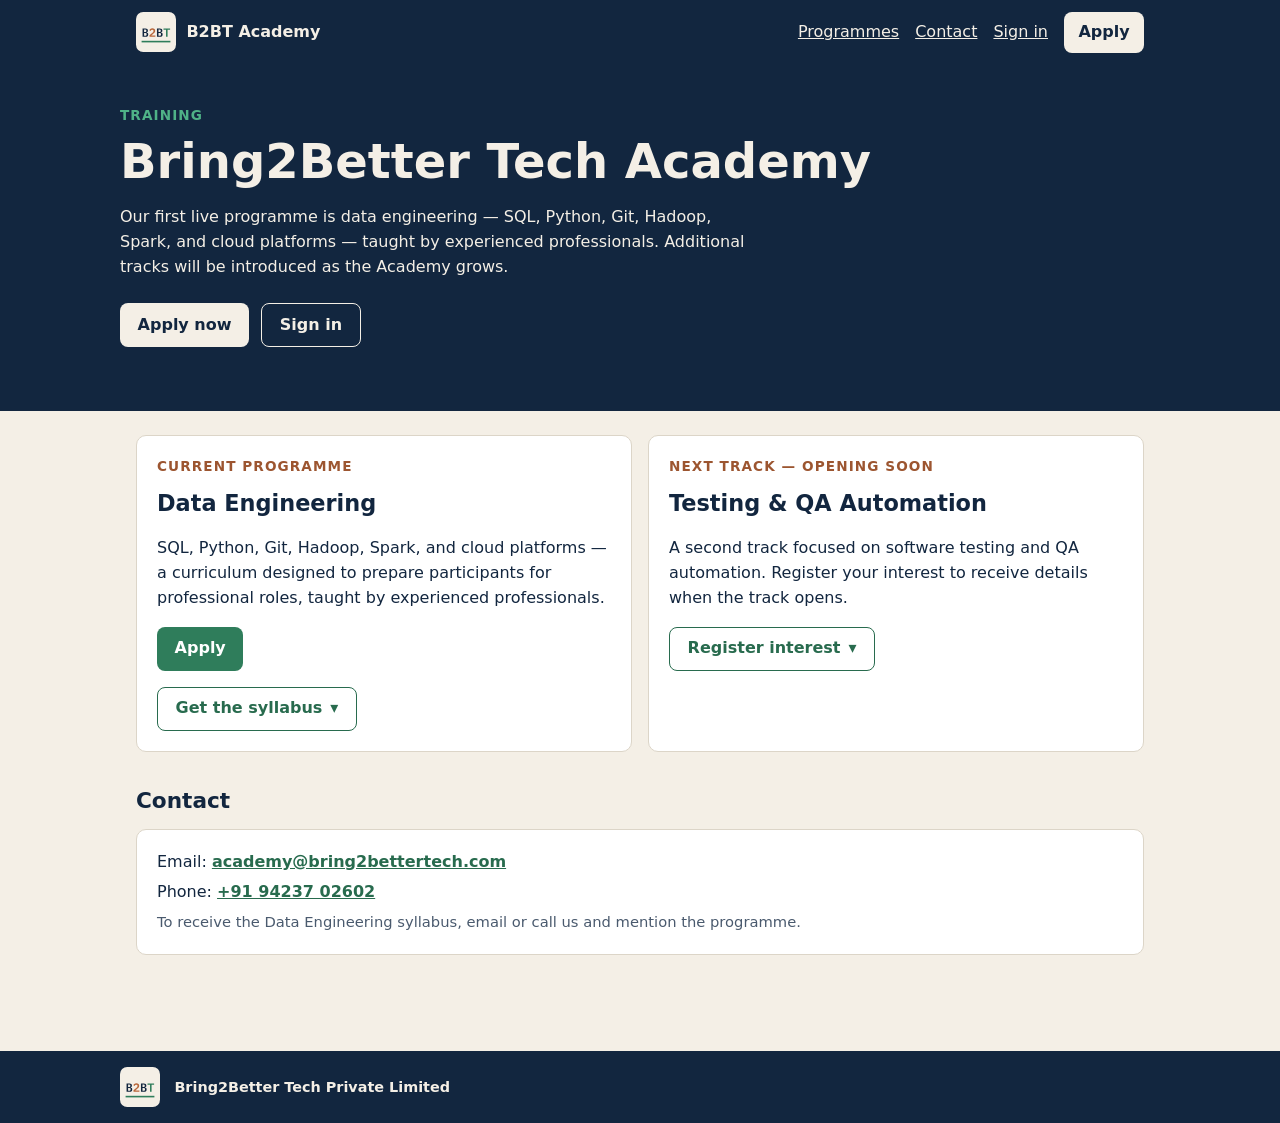
<file: index.html>
<!doctype html>
<html lang="en">
<head>
  <meta charset="utf-8">
  <meta name="viewport" content="width=device-width, initial-scale=1">
  <title>Data Engineering &amp; QA Training · B2BT Academy</title>
  <meta name="description" content="Bring2Better Tech Academy: live training in data engineering, with Testing & QA Automation opening soon.">
  <link rel="icon" type="image/svg+xml" href="assets/b2bt-mark-reversed.svg">
  <link rel="stylesheet" href="assets/site.css">
  <script src="assets/config.js"></script>
</head>
<body>
  <!-- Wording is B2BT's own, from bring2bettertech.com/academy (decision 2026-11-16). Do not add claims here. -->
  <a class="skip" href="#main">Skip to content</a>
  <header class="site"><div class="bar">
    <a class="brand" href="./"><img src="assets/b2bt-mark-reversed.svg" alt="Bring2Better Tech logo"> B2BT Academy</a>
    <nav aria-label="Main">
      <a href="#programmes">Programmes</a>
      <a href="#contact">Contact</a>
      <a data-portal href="#">Sign in</a>
      <a class="cta" href="apply.html">Apply</a>
    </nav>
  </div></header>

  <div class="hero"><div class="inner">
    <p class="eyebrow">Training</p>
    <h1>Bring2Better Tech Academy</h1>
    <p>Our first live programme is data engineering — SQL, Python, Git, Hadoop, Spark, and cloud platforms — taught by experienced professionals. Additional tracks will be introduced as the Academy grows.</p>
    <p class="actions" style="margin-top:1.5rem">
      <a class="button light" href="apply.html">Apply now</a>
      <a class="button outline" data-portal href="#">Sign in</a>
    </p>
  </div></div>

  <main id="main">
    <section id="programmes" aria-label="Programmes">
      <div class="grid">
        <article class="card">
          <p class="eyebrow">Current programme</p>
          <h2>Data Engineering</h2>
          <p>SQL, Python, Git, Hadoop, Spark, and cloud platforms — a curriculum designed to prepare participants for professional roles, taught by experienced professionals.</p>
          <div id="batches" aria-live="polite" hidden>
            <p class="muted" style="margin-bottom:0">Batches open for applications:</p>
            <ul id="batch-list"></ul>
          </div>
          <p class="actions"><a class="button" href="apply.html">Apply</a></p>
          <details class="contact-panel">
            <summary>Get the syllabus</summary>
            <div class="contact-panel-body">
              <p>Email <strong>academy@bring2bettertech.com</strong> or call <strong>+91 94237 02602</strong>, mentioning “Data Engineering syllabus”.</p>
              <p class="contact-actions">
                <a class="button" href="https://mail.google.com/mail/?view=cm&amp;fs=1&amp;to=academy%40bring2bettertech.com&amp;su=Data%20Engineering%20syllabus" target="_blank" rel="noopener noreferrer">Write in Gmail</a>
                <a class="button secondary" href="mailto:academy@bring2bettertech.com?subject=Data%20Engineering%20syllabus">Open mail app</a>
                <button type="button" class="secondary" data-copy="academy@bring2bettertech.com">Copy email address</button>
                <a class="button secondary" href="tel:+919423702602">Call +91 94237 02602</a>
              </p>
            </div>
          </details>
        </article>
        <article class="card">
          <p class="eyebrow">Next track — opening soon</p>
          <h2>Testing &amp; QA Automation</h2>
          <p>A second track focused on software testing and QA automation. Register your interest to receive details when the track opens.</p>
          <details class="contact-panel">
            <summary>Register interest</summary>
            <div class="contact-panel-body">
              <p>Email <strong>academy@bring2bettertech.com</strong> or call <strong>+91 94237 02602</strong>, mentioning “Interest: Testing &amp; QA Automation”.</p>
              <p class="contact-actions">
                <a class="button" href="https://mail.google.com/mail/?view=cm&amp;fs=1&amp;to=academy%40bring2bettertech.com&amp;su=Interest%3A%20Testing%20%26%20QA%20Automation" target="_blank" rel="noopener noreferrer">Write in Gmail</a>
                <a class="button secondary" href="mailto:academy@bring2bettertech.com?subject=Interest%3A%20Testing%20%26%20QA%20Automation">Open mail app</a>
                <button type="button" class="secondary" data-copy="academy@bring2bettertech.com">Copy email address</button>
                <a class="button secondary" href="tel:+919423702602">Call +91 94237 02602</a>
              </p>
            </div>
          </details>
        </article>
      </div>
    </section>

    <section id="contact" aria-labelledby="contact-h">
      <h2 id="contact-h">Contact</h2>
      <div class="card">
        <p style="margin:0 0 .35rem">Email: <a href="mailto:academy@bring2bettertech.com"><strong>academy@bring2bettertech.com</strong></a></p>
        <p style="margin:0 0 .35rem">Phone: <a href="tel:+919423702602"><strong>+91 94237 02602</strong></a></p>
        <p class="muted" style="margin:0">To receive the Data Engineering syllabus, email or call us and mention the programme.</p>
      </div>
    </section>
  </main>

  <footer class="site"><div class="inner">
    <img src="assets/b2bt-mark-reversed.svg" alt="B2BT logo" width="40" height="40">
    <strong>Bring2Better Tech Private Limited</strong>
  </div></footer>
  <script src="assets/home.js"></script>
</body>
</html>
</file>
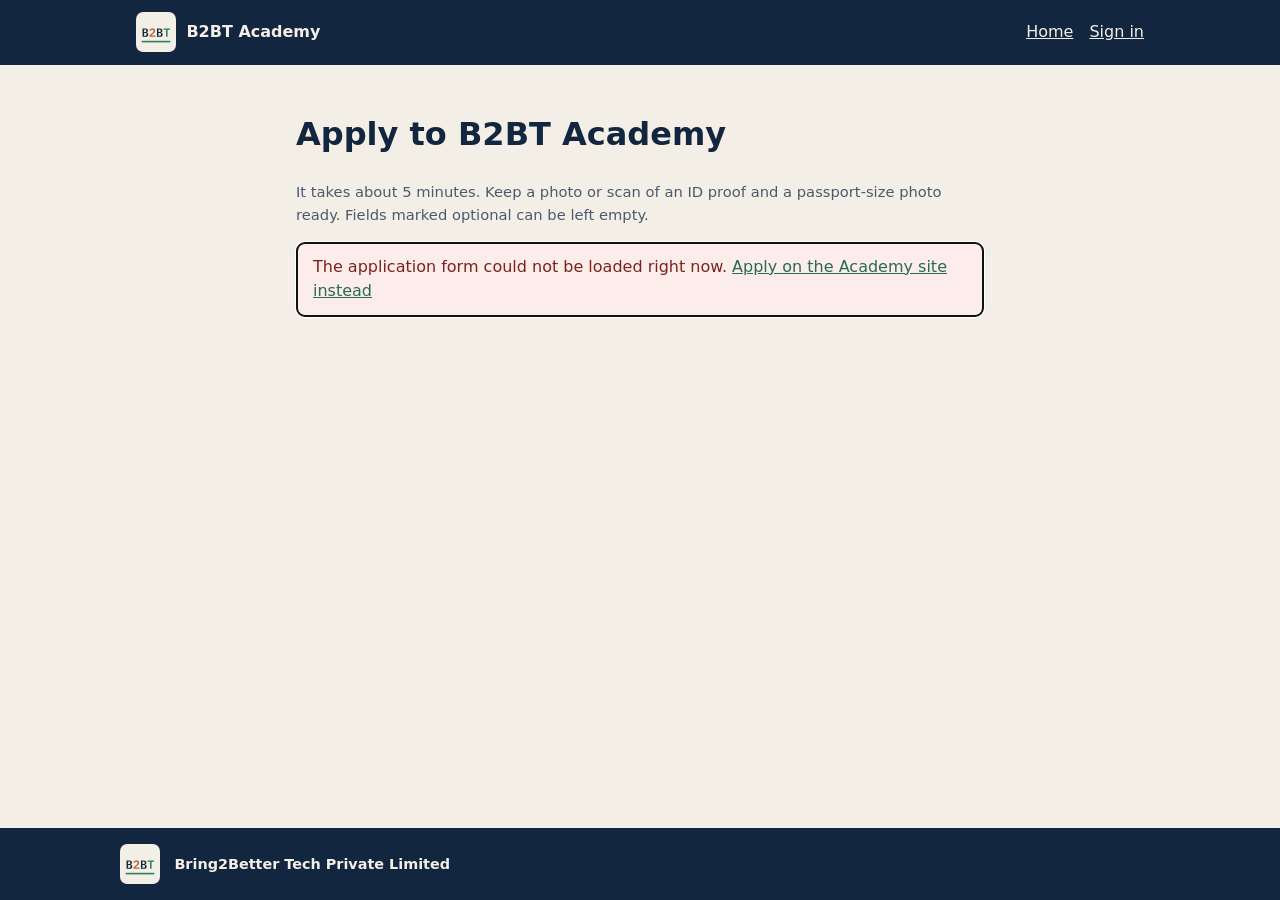
<file: apply.html>
<!doctype html>
<html lang="en">
<head>
  <meta charset="utf-8">
  <meta name="viewport" content="width=device-width, initial-scale=1">
  <title>Apply · B2BT Academy</title>
  <link rel="icon" type="image/svg+xml" href="assets/b2bt-mark-reversed.svg">
  <link rel="stylesheet" href="assets/site.css">
  <script src="assets/config.js"></script>
</head>
<body>
  <a class="skip" href="#main">Skip to content</a>
  <header class="site"><div class="bar">
    <a class="brand" href="./"><img src="assets/b2bt-mark-reversed.svg" alt="Bring2Better Tech logo"> B2BT Academy</a>
    <nav aria-label="Main"><a href="./">Home</a><a data-portal href="#">Sign in</a></nav>
  </div></header>

  <main id="main" class="narrow">
    <div id="form-view">
      <h1>Apply to B2BT Academy</h1>
      <p class="muted">It takes about 5 minutes. Keep a photo or scan of an ID proof and a passport-size photo ready.
        Fields marked optional can be left empty.</p>
      <div id="status" role="status" aria-live="polite"></div>
      <div id="problem" class="notice error" role="alert" tabindex="-1" hidden></div>

      <form id="apply" novalidate hidden>
        <div class="trap" aria-hidden="true"><label for="f-website">Leave this empty</label>
          <input id="f-website" name="website" tabindex="-1" autocomplete="off"></div>
        <input type="hidden" name="opened" id="f-opened">

        <fieldset><legend>About you</legend>
          <label for="f-name">Full name</label><input id="f-name" name="name" maxlength="120" autocomplete="name" required>
          <label for="f-email">Email</label><input id="f-email" name="email" type="email" autocomplete="email" required>
          <label for="f-phone">Mobile number</label><input id="f-phone" name="phone" type="tel" maxlength="20" autocomplete="tel" required>
          <label for="f-date_of_birth">Date of birth</label><input id="f-date_of_birth" name="date_of_birth" type="date" required>
        </fieldset>

        <fieldset><legend>Course</legend>
          <label for="f-course">Course</label><select id="f-course" name="course" required></select>
          <label for="f-preferred_batch">Preferred batch (optional)</label><select id="f-preferred_batch" name="preferred_batch"></select>
          <label for="f-how_heard">How did you hear about us? (optional)</label><input id="f-how_heard" name="how_heard" maxlength="120">
        </fieldset>

        <fieldset><legend>Education and work</legend>
          <label for="f-qualification">Highest qualification</label><input id="f-qualification" name="qualification" maxlength="120" required>
          <label for="f-institution">College or institution</label><input id="f-institution" name="institution" maxlength="160" required>
          <label for="f-passing_year">Year of passing (optional)</label><input id="f-passing_year" name="passing_year" type="number" min="1970" inputmode="numeric">
          <label for="f-work_status">Right now you are</label><select id="f-work_status" name="work_status" required></select>
          <label for="f-employer">Employer (optional)</label><input id="f-employer" name="employer" maxlength="160">
          <label for="f-job_role">Job role (optional)</label><input id="f-job_role" name="job_role" maxlength="120">
          <label for="f-experience_years">Years of work experience (optional)</label><input id="f-experience_years" name="experience_years" type="number" min="0" max="60" step="0.5" inputmode="decimal">
        </fieldset>

        <fieldset><legend>Address and guardian</legend>
          <label for="f-address">Address</label><input id="f-address" name="address" maxlength="300" autocomplete="street-address" required>
          <label for="f-city">City</label><input id="f-city" name="city" maxlength="80" autocomplete="address-level2" required>
          <label for="f-state">State</label><input id="f-state" name="state" maxlength="80" autocomplete="address-level1" required>
          <label for="f-pincode">PIN code</label><input id="f-pincode" name="pincode" maxlength="10" inputmode="numeric" autocomplete="postal-code" required>
          <label for="f-guardian_name">Parent or guardian name</label><input id="f-guardian_name" name="guardian_name" maxlength="120">
          <label for="f-guardian_relation">Relation</label><input id="f-guardian_relation" name="guardian_relation" maxlength="40">
          <label for="f-guardian_phone">Parent or guardian mobile</label><input id="f-guardian_phone" name="guardian_phone" type="tel" maxlength="20">
          <p class="helptext">Parent or guardian details are needed only if you are under 18.</p>
        </fieldset>

        <fieldset><legend>Documents</legend>
          <label for="f-id_proof">ID proof (JPG, PNG or PDF, up to 2 MB)</label>
          <input id="f-id_proof" name="id_proof" type="file" accept=".jpg,.jpeg,.png,.pdf,image/jpeg,image/png,application/pdf" required>
          <label for="f-photo">Passport-size photo (JPG or PNG, up to 2 MB)</label>
          <input id="f-photo" name="photo" type="file" accept=".jpg,.jpeg,.png,image/jpeg,image/png" required>
          <p class="helptext">Only B2BT Academy admins can see these. Do not upload anything else.</p>
        </fieldset>

        <fieldset class="consent"><legend>Consent</legend>
          <label for="f-consent"><input id="f-consent" name="consent" type="checkbox" value="on" required> <span id="consent-text"></span></label>
        </fieldset>
        <button type="submit" id="send">Send application</button>
      </form>
    </div>

    <div id="done-view" hidden tabindex="-1">
      <div class="card">
        <h1>Thank you</h1>
        <p>We have received your application. The B2BT Academy team will review it and contact you on the email or mobile number you gave.</p>
        <p class="muted">If you applied by mistake or want your details corrected or deleted, write to
          <a href="mailto:academy@bring2bettertech.com">academy@bring2bettertech.com</a> or call <a href="tel:+919423702602">+91 94237 02602</a>.</p>
      </div>
    </div>
  </main>

  <footer class="site"><div class="inner">
    <img src="assets/b2bt-mark-reversed.svg" alt="B2BT logo" width="40" height="40">
    <strong>Bring2Better Tech Private Limited</strong>
  </div></footer>
  <script src="assets/apply.js"></script>
</body>
</html>
</file>
<file: assets/site.css>
/* B2BT Academy public site. Colours from the supplied logo files (brief section 7.4). */
:root {
  --navy: #12263F; --paper: #F4EFE6; --copper-on-dark: #D98A5B; --green-on-dark: #4FB287;
  --green-on-light: #2F7D5B; --green-text: #286B4E; --muted: #4A5A6E; --line: #DCD5C8; --field-border: #8A8275;
  --error-bg: #FCEDEB; --error-line: #E5B7B2; --error-text: #7A231D;
}
* { box-sizing: border-box; }
html { -webkit-text-size-adjust: 100%; }
body { margin: 0; font-family: system-ui, -apple-system, "Segoe UI", Roboto, Arial, sans-serif; background: var(--paper);
  color: var(--navy); line-height: 1.55; min-height: 100vh; min-height: 100dvh; display: flex; flex-direction: column; }
body > main, body > .hero { width: 100%; }
body > main { flex: 1 0 auto; }
a { color: var(--green-text); }
a:focus-visible, button:focus-visible, input:focus-visible, select:focus-visible, textarea:focus-visible {
  outline: 3px solid var(--navy); outline-offset: 2px; }
.skip { position: absolute; left: -9999px; } .skip:focus { left: 1rem; top: .5rem; background: #fff; padding: .4rem .7rem; z-index: 10; }

header.site { background: var(--navy); color: var(--paper); }
header.site .bar { max-width: 1040px; margin: 0 auto; padding: .75rem 1rem; display: flex; align-items: center; gap: .65rem; flex-wrap: wrap; }
header.site img { width: 40px; height: 40px; }
header.site .brand { color: var(--paper); text-decoration: none; display: flex; align-items: center; gap: .65rem; font-weight: 700; }
header.site nav { margin-left: auto; display: flex; gap: .25rem 1rem; flex-wrap: wrap; }
header.site nav a { color: var(--paper); padding: .5rem 0; }
header.site nav a.cta { color: var(--navy); background: var(--paper); border-radius: 8px; padding: .5rem .9rem; font-weight: 600; text-decoration: none; }

.hero { background: var(--navy); color: var(--paper); padding: 2.5rem 1rem 3rem; }
.hero .inner { max-width: 1040px; margin: 0 auto; }
.hero h1 { font-size: clamp(1.9rem, 6vw, 3rem); line-height: 1.15; margin: 0 0 .5rem; }
.hero .tagline { color: var(--green-on-dark); font-weight: 600; margin: 0 0 1rem; letter-spacing: .02em; }
.hero p { max-width: 640px; }

main { max-width: 1040px; margin: 0 auto; padding: 1.5rem 1rem 2rem; }
main.narrow { max-width: 720px; }
section { margin: 0 0 2rem; }
h2 { font-size: 1.35rem; margin: 0 0 .75rem; }
.card { background: #fff; border: 1px solid var(--line); border-radius: 10px; padding: 1.25rem; }
.grid { display: grid; grid-template-columns: repeat(auto-fit, minmax(240px, 1fr)); gap: 1rem; }
.muted, .helptext { color: var(--muted); font-size: .92rem; }

.eyebrow { font-weight: 700; letter-spacing: .08em; text-transform: uppercase; font-size: .85rem; margin: 0 0 .5rem; color: #9C5530; }
.hero .eyebrow { color: var(--green-on-dark); }
.card h2 { margin: .25rem 0 .5rem; font-size: 1.4rem; }
.card ul { padding-left: 1.1rem; margin: .5rem 0 0; }
.actions { display: flex; gap: .75rem; flex-wrap: wrap; margin-top: 1rem; }

/* Get the syllabus / Register interest: a panel that works without a mail app. */
.contact-panel { margin-top: .75rem; }
.contact-panel summary { list-style: none; display: inline-flex; align-items: center; cursor: pointer; min-height: 44px;
  padding: 0 1.1rem; border-radius: 8px; background: #fff; color: var(--green-text); border: 1px solid var(--green-text); font-weight: 600; }
.contact-panel summary:hover { background: #EEF5F1; }
.contact-panel summary::-webkit-details-marker { display: none; }
.contact-panel summary::after { content: "\25BE"; margin-left: .5rem; }
.contact-panel[open] summary::after { content: "\25B4"; }
.contact-panel summary:focus-visible { outline: 3px solid var(--navy); outline-offset: 2px; }
.contact-panel-body { margin-top: .75rem; padding: .9rem 1rem; background: var(--paper); border: 1px solid var(--line); border-radius: 10px; }
.contact-panel-body p { margin: 0 0 .5rem; }
.contact-actions { display: flex; gap: .5rem; flex-wrap: wrap; margin: 0 !important; }
.button.secondary, button.secondary { background: #fff; color: var(--green-text); border: 1px solid var(--green-text); }

.button, button { display: inline-flex; align-items: center; justify-content: center; min-height: 44px; padding: 0 1.1rem;
  border: 0; border-radius: 8px; background: var(--green-on-light); color: #fff; font: inherit; font-weight: 600;
  text-decoration: none; cursor: pointer; }
.button.light { background: var(--paper); color: var(--navy); }
.button.outline { background: transparent; color: var(--paper); border: 1px solid var(--paper); }
button[disabled] { opacity: .6; cursor: progress; }

ul.batches { list-style: none; padding: 0; margin: 0; }
ul.batches li { padding: .6rem 0; border-bottom: 1px solid var(--line); }
ul.batches li:last-child { border-bottom: 0; }

/* Form */
form fieldset { border: 1px solid var(--line); border-radius: 10px; background: #fff; margin: 0 0 1rem; padding: .5rem 1.25rem 1.25rem; min-width: 0; }
form legend { font-weight: 700; padding: 0 .4rem; }
label { display: block; font-weight: 600; margin-top: .85rem; }
input, select, textarea { width: 100%; min-height: 44px; padding: .5rem; border: 1px solid var(--field-border); border-radius: 8px;
  font: inherit; background: #fff; color: inherit; }
input[type=file] { padding: .55rem .5rem; }
input[aria-invalid=true], select[aria-invalid=true] { border-color: #A3322A; border-width: 2px; }
.consent label { display: flex; gap: .6rem; font-weight: 400; align-items: flex-start; }
.consent input { width: auto; min-height: 0; margin-top: .3rem; flex: none; }
.trap { position: absolute; left: -9999px; width: 1px; height: 1px; overflow: hidden; }
.field-error { color: #A3322A; font-size: .92rem; margin: .25rem 0 0; }
.notice { border-radius: 8px; padding: .75rem 1rem; margin: 0 0 1rem; }
.notice.error { background: var(--error-bg); border: 1px solid var(--error-line); color: var(--error-text); }
.notice.info { background: #EEF5F1; border: 1px solid #CFE3D8; }

footer.site { background: var(--navy); color: var(--paper); font-size: .9rem; padding: 1rem; margin-top: 2rem; flex-shrink: 0; }
footer.site .inner { max-width: 1040px; margin: 0 auto; display: flex; gap: .9rem; align-items: center; flex-wrap: wrap; }
footer.site img { width: 40px; height: 40px; flex: none; }
</file>
